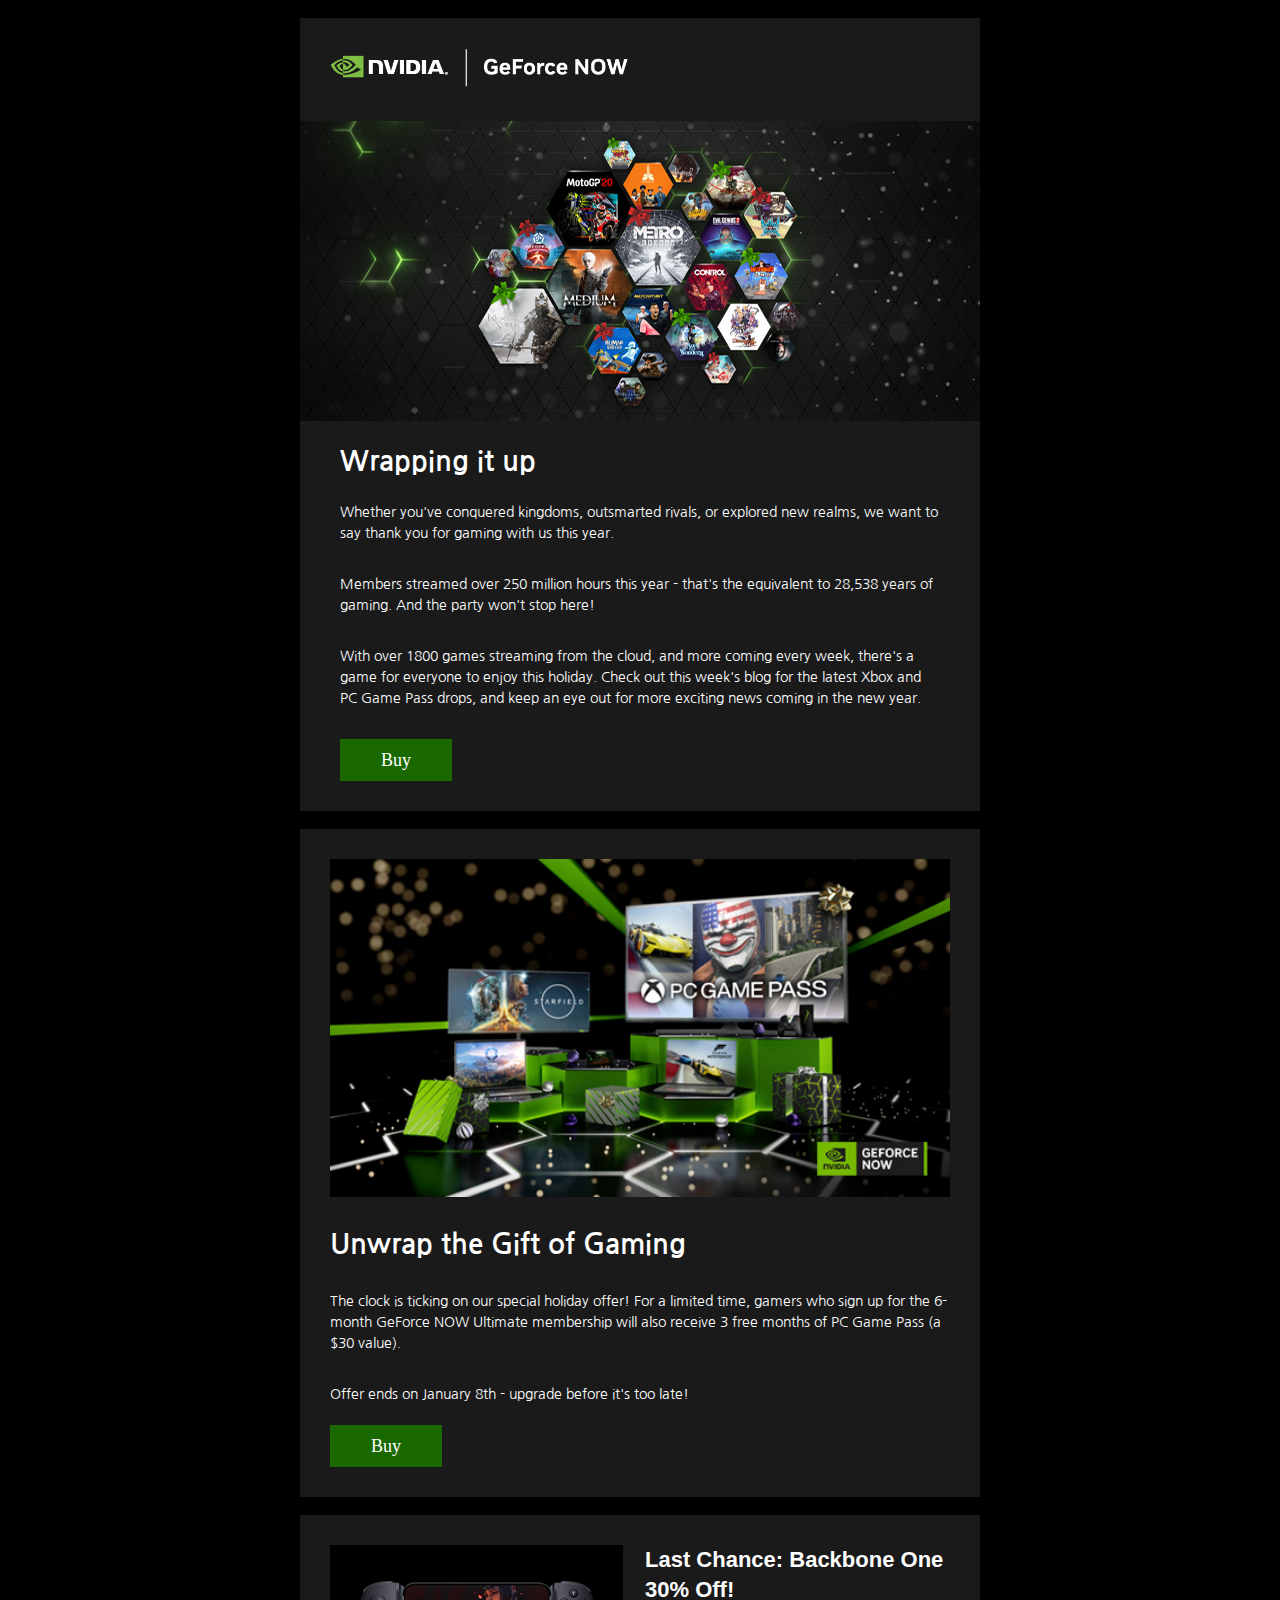
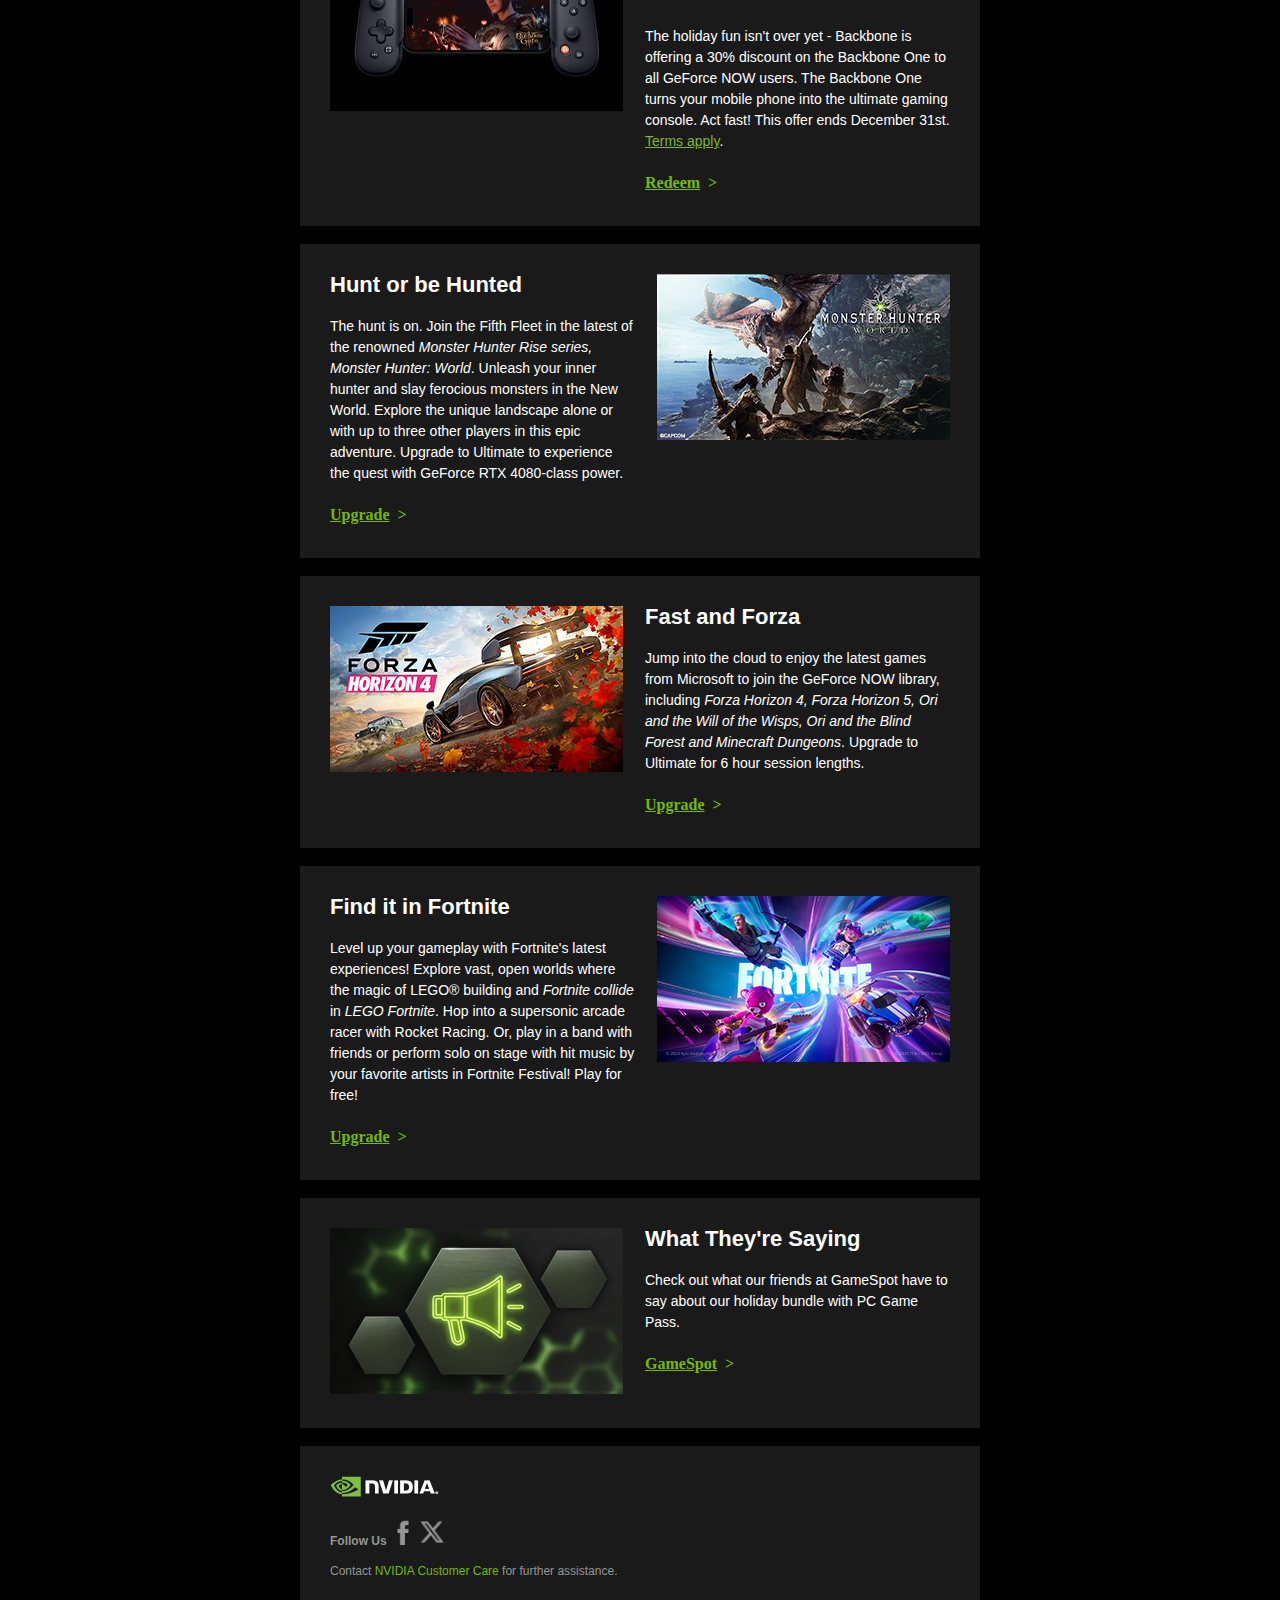
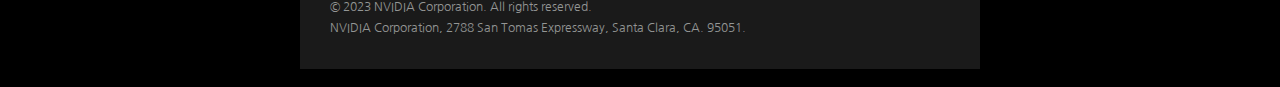
<file: Nvidia Mail.html>
<!DOCTYPE html>
<html lang="en" style="margin: 0; padding: 0; width: 100%; height: 100%;">

<head>
<meta charset="utf-8">
<meta http-equiv="X-UA-Compatible" content="IE=edge">
<title>Nvidia</title>
<base target="_blank"><!---opens links on new tab--->

<meta name="viewport" content="width=device-width, initial-scale=1">

<link rel="preconnect" href="https://fonts.googleapis.com">
<link rel="preconnect" href="https://fonts.gstatic.com" crossorigin>
<link href="https://fonts.googleapis.com/css2?family=Nanum+Gothic&display=swap" rel="stylesheet">


<style>
    p { 
        font-family: 'Nanum Gothic',sans-serif;
        padding:0;
        margin:0;
        line-height:21px;
        font-weight: 300;
        font-size: 14px;
        color:#fff;
    }

     @media only screen and (max-width:600px) {
                .container {width:100% !important;}
                .mob_image {width:100% !important; 
                            height:auto !important;}
                .mob_image2 {align-items:center!;}
                .image_top {display:block;}
                .text_spacing{padding-top:20px;padding-left:0px;text-align:center;}
                .text_spacing2 {padding-bottom:20px;padding-right:0px;text-align:center;}
                .img_center{align:center;}
            }
</style>

</head>

<body style="margin: 0; padding: 0; width: 100%; height: 100%;background-color: black;">
    <table class="container" align="center" border="0" cellpadding="0" cellspacing="0" width="100%" style="width:680px;background-color: white;">
        <tr>
            <td style="background-color: black;">
                &nbsp;&nbsp;&nbsp;&nbsp;&nbsp;&nbsp;&nbsp;
            </td>
        </tr>
        <tr>
            <td class="mob_image2" bgcolor="#1a1a1a" style="padding:30px">
                <img alt="logo" class="mob_image2" src="Nvidia Images/logo.png" style="width:300px;"> 
            </td>
        </tr>
        <tr>
            <td>
                <img alt="meshgames" class="mob_image" src="Nvidia Images/banner1.jpg" style="width:680px;display: block;">
            </td>
        </tr>
        <tr>
            <td bgcolor="#1a1a1a" style="padding:30px 40px">
                <table align="center" border="0" cellpadding="0" cellspacing="0">
                    <tr>
                        <td>
                            <p style="font-size: 28px;font-weight: bold;">Wrapping it up</p>
                        </td>
                    </tr>
                    <tr>
                        <td style="padding:30px 0 0 0">
                            <p>Whether you've conquered kingdoms, outsmarted rivals, or explored new realms, we want to say thank you for gaming with us this year.</p>
                        </td>
                    </tr>
                    <tr>
                        <td style="padding:30px 0 30px 0">
                            <p>Members streamed over 250 million hours this year - that's the equivalent to 28,538 years of gaming. And the party won't stop here!</p>
                            
                        </td>
                    </tr>
                    <tr>
                        <td>
                            <p>With over 1800 games streaming from the cloud, and more coming every week, there's a game for everyone to enjoy this holiday. Check out this week's blog for the latest Xbox and PC Game Pass drops, and keep an eye out for more exciting news coming in the new year.</p>
                        </td>
                    </tr>
                    <tr>
                        <td align="left" style="padding-top:30px">
                            <table border="0" cellpadding="0" cellspacing="0">
                                <tr>
                                    <td bgcolor="#1a6800" align="center" style="padding: 9px 40px 9px 40px;border:1px #1a6800 solid">
                                        <a href="https://www.example.com" style="color: #fff;text-decoration: none; display: block; font-size: 18px;line-height: 22px">
                                        Buy
                                        </a>
                                    </td>		
                                </tr>
                            </table>
                        </td>	
                    </tr>
                </table>
            </td>
        </tr>
        <tr>
            <td style="background-color: black;">
                &nbsp;&nbsp;&nbsp;&nbsp;&nbsp;&nbsp;&nbsp;
            </td>
        </tr>
        <tr>
            <td>
                <table align="center" border="0" cellpadding="0" cellspacing="0">
                    <tr>
                        <td bgcolor="#1a1a1a" style="padding:30px;" >
                           <table align="center" border="0" cellpadding="0" cellspacing="0">
                                <tr>
                                    <td align="center">
                                        <img alt="gamepass" class="mob_image" src="Nvidia Images/Img2.jpg" style="width:620px;display:block">
                                    </td>
                                </tr>
                                <tr>
                                    <td style="padding-top:30px">
                                        <p style="font-size: 28px;line-height: 34px; font-weight: bold;">Unwrap the Gift of Gaming</p>
                                    </td>
                                </tr>
                                <tr>
                                    <td style="padding-top:30px">
                                        <p>The clock is ticking on our special holiday offer! For a limited time, gamers who sign up for the 6-month GeForce NOW Ultimate membership will also receive 3 free months of PC Game Pass (a $30 value).</p>
                                    </td>
                                </tr>
                                <tr>
                                    <td style="padding-top:30px">
                                        <p>Offer ends on January 8th - upgrade before it's too late!</p>
                                    </td>
                                </tr>
                                <tr>
                                    <td align="left" style="padding-top:20px">
                                        <table border="0" cellpadding="0" cellspacing="0">
                                            <tr>
                                                <td bgcolor="#1a6800" align="center" style="padding: 9px 40px 9px 40px;border:1px #1a6800 solid">
                                                    <a href="https://www.example.com" style="color: #fff;text-decoration: none; display: block; font-size: 18px;line-height: 22px">
                                                    Buy
                                                    </a>
                                                </td>		
                                            </tr>
                                        </table>
                                    </td>	
                                </tr>
                           </table>
                        </td>
                    </tr>
                </table>
            </td>
        </tr>
        <tr>
            <td style="background-color: black;">
                &nbsp;&nbsp;&nbsp;&nbsp;&nbsp;&nbsp;&nbsp;
            </td>
        </tr>
        <tr>
            <td class="container" bgcolor="#1a1a1a" align="center" style="padding:30px">
                <table  border="0" cellpadding="0" cellspacing="0" style="width:100%;">
                    <tr>
                        <td class="image_top" align="center" width="" style="vertical-align: top;">
                            <img alt="controller" class="mob_image" src="Nvidia Images/mobile remote.jpg" style="width:px;">
                        </td>
                        <td class="image_top text_spacing" align="left" width="" style="padding-left: 22px; vertical-align: top;">
                            <p style="font-size: 22px;font-weight: bold;padding-bottom:21px;line-height:21px; font-family: arial;line-height: 30px"> Last Chance: Backbone One 30% Off!</p>

                            <p style="font-size:14px;padding-bottom:0px;line-height:21px;font-family: arial">The holiday fun isn't over yet - Backbone is offering a 30% discount on the Backbone One to all GeForce NOW users. The Backbone One turns your mobile phone into the ultimate gaming console. Act fast! This offer ends December 31st.
                            
                                <a href="https://playbackbone.com/terms/" target="_blank" rel="noopener noreferrer" data-auth="NotApplicable" style="color:#7db626; text-decoration:underline" data-linkindex="9">Terms apply</a>.

                            </p>
                            <br>
                            <strong style="color:#76b900;"><a href="_blank" target="_blank" style="text-decoration:underline; color:#76b900; ; font-size:16px;line-height:26px" >Redeem</a> &nbsp;></strong>
                        </td>
                    </tr>
                </table>
            </td>
        </tr>
        <tr>
            <td style="background-color: black;">
                &nbsp;&nbsp;&nbsp;&nbsp;&nbsp;&nbsp;&nbsp;
            </td>
        </tr>
        <tr>
            <td class="container" bgcolor="#1a1a1a" align="center" style="padding:30px">
                <table  border="0" cellpadding="0" cellspacing="0" style="width:100%;">
                    <tr>
                        <td class="image_top text_spacing2" align="left" style="padding-right: 22px; vertical-align: top;">
                            <p style="font-size: 22px;font-weight: bold;padding-bottom:21px;line-height:21px; font-family: arial;">Hunt or be Hunted</p>

                            <p style="font-size:14px;padding-bottom:0px;line-height:21px;font-family: arial">The hunt is on. Join the Fifth Fleet in the latest of the renowned <i>Monster Hunter Rise series, Monster Hunter: World</i>. Unleash your inner hunter and slay ferocious monsters in the New World. Explore the unique landscape alone or with up to three other players in this epic adventure. Upgrade to Ultimate to experience the quest with GeForce RTX 4080-class power.
                            </p>
                            <br>
                            <strong style="color:#76b900;"><a href="_blank" target="_blank" style="text-decoration:underline; color:#76b900; ; font-size:16px;line-height:26px" >Upgrade</a> &nbsp;></strong>
                        </td>
                        <td class="image_top" align="center"style="vertical-align: top;">
                            <img alt="controller" class="mob_image" src="Nvidia Images/MHW.jpg">
                        </td>
                    </tr>
                </table>
            </td>
        </tr>
        <tr>
            <td style="background-color: black;">
                &nbsp;&nbsp;&nbsp;&nbsp;&nbsp;&nbsp;&nbsp;
            </td>
        </tr>
        <tr>
            <td class="container" bgcolor="#1a1a1a" align="center" style="padding:30px">
                <table  border="0" cellpadding="0" cellspacing="0" style="width:100%;">
                    <tr>
                        <td class="image_top" align="center"style="vertical-align: top;">
                            <img alt="controller" class="mob_image" src="Nvidia Images/FH4.jpg">
                        </td>
                        <td class="image_top text_spacing" align="left" style="padding-left: 22px; vertical-align: top;">
                            <p style="font-size: 22px;font-weight: bold;padding-bottom:21px;line-height:21px; font-family: arial;">Fast and Forza</p>

                            <p style="font-size:14px;padding-bottom:0px;line-height:21px;font-family: arial">Jump into the cloud to enjoy the latest games from Microsoft to join the GeForce NOW library, including <i>Forza Horizon 4, Forza Horizon 5, Ori and the Will of the Wisps, Ori and the Blind Forest and Minecraft Dungeons</i>. Upgrade to Ultimate for 6 hour session lengths.
                            </p>
                            <br>
                            <strong style="color:#76b900;"><a href="_blank" target="_blank" style="text-decoration:underline; color:#76b900; ; font-size:16px;line-height:26px" >Upgrade</a> &nbsp;></strong>
                        </td>
                    </tr>
                </table>
            </td>
        </tr>
        <tr>
            <td style="background-color: black;">
                &nbsp;&nbsp;&nbsp;&nbsp;&nbsp;&nbsp;&nbsp;
            </td>
        </tr>
        <tr>
            <td class="container" bgcolor="#1a1a1a" align="center" style="padding:30px">
                <table  border="0" cellpadding="0" cellspacing="0" style="width:100%;">
                    <tr>
                        <td class="image_top text_spacing2" align="left" style="padding-right: 22px; vertical-align: top;">
                            <p style="font-size: 22px;font-weight: bold;padding-bottom:21px;line-height:21px; font-family: arial;">Find it in Fortnite</p>

                            <p style="font-size:14px;padding-bottom:0px;line-height:21px;font-family: arial">Level up your gameplay with Fortnite's latest experiences! Explore vast, open worlds where the magic of LEGO® building and <i>Fortnite collide</i> in <i>LEGO Fortnite</i>. Hop into a supersonic arcade racer with Rocket Racing. Or, play in a band with friends or perform solo on stage with hit music by your favorite artists in Fortnite Festival! Play for free!
                            </p>
                            <br>
                            <strong style="color:#76b900;"><a href="_blank" target="_blank" style="text-decoration:underline; color:#76b900; ; font-size:16px;line-height:26px" >Upgrade</a> &nbsp;></strong>
                        </td>
                        <td class="image_top" align="center"style="vertical-align: top;">
                            <img alt="controller" class="mob_image" src="Nvidia Images/FN.jpg">
                        </td>
                    </tr>
                </table>
            </td>
        </tr>
        <tr>
            <td style="background-color: black;">
                &nbsp;&nbsp;&nbsp;&nbsp;&nbsp;&nbsp;&nbsp;
            </td>
        </tr>
        <tr>
            <td class="container" bgcolor="#1a1a1a" align="center" style="padding:30px">
                <table  border="0" cellpadding="0" cellspacing="0" style="width:100%;">
                    <tr>
                        <td class="image_top" align="center"style="vertical-align: top;">
                            <img alt="controller" class="mob_image" src="Nvidia Images/horn.jpg">
                        </td>
                        <td class="image_top text_spacing" align="left" style="padding-left: 22px; vertical-align: top;">
                            <p style="font-size: 22px;font-weight: bold;padding-bottom:21px;line-height:21px; font-family: arial;">What They're Saying</p>

                            <p style="font-size:14px;padding-bottom:0px;line-height:21px;font-family: arial">Check out what our friends at GameSpot have to say about our holiday bundle with PC Game Pass.
                            </p>
                            <br>
                            <strong style="color:#76b900;"><a href="_blank" target="_blank" style="text-decoration:underline; color:#76b900; ; font-size:16px;line-height:26px" >GameSpot</a> &nbsp;></strong>
                        </td>
                    </tr>
                </table>
            </td>
        </tr>
        <tr>
            <td style="background-color: black;">
                &nbsp;&nbsp;&nbsp;&nbsp;&nbsp;&nbsp;&nbsp;
            </td>
        </tr>
        <tr>
            <td class="container" bgcolor="#1a1a1a" align="center" style="padding:30px">
                <table  border="0" cellpadding="0" cellspacing="0" style="width:100%;">
                    <tr>
                        <td align="left" style="vertical-align: top;">
                            <img alt="Nvidia Logo" src="Nvidia Images/logo 2.png" width="109" style="width:109px">
                        </td>
                    </tr>
                    <tr>
                        <td>
                            &nbsp;&nbsp;&nbsp;&nbsp;&nbsp;&nbsp;&nbsp;
                        </td>
                    <tr>
                        <td align="left" style="vertical-align: top;">
                            <p style="color:#949695;font-size: 12px;font-weight: bold;padding-bottom:15px;line-height:15px; font-family: arial;">Follow Us <img alt="Facebook" src="Nvidia Images/FB link.png" style="width:26px"> <img alt="X-T" src="Nvidia Images/x.png" style="width:26px"></p> 

                            <p style="color:#949695;font-size:12px;padding-bottom:0px;line-height:15px;font-family: arial">Contact <a style="color:#76b900;">NVIDIA Customer Care</a> for further assistance.
                            </p>
                            <br>
                            <p style="color:#949695;font-size: 12px;">© 2023 NVIDIA Corporation. All rights reserved.<br>
                                NVIDIA Corporation, 2788 San Tomas Expressway, Santa Clara, CA. 95051.</p>
                        </td>
                    </tr>
                </table>
            </td>
        </tr>
        <tr>
            <td style="background-color: black;">
                &nbsp;&nbsp;&nbsp;&nbsp;&nbsp;&nbsp;&nbsp;
            </td>
        </tr>
    </table>
</body>
</html>
</file>
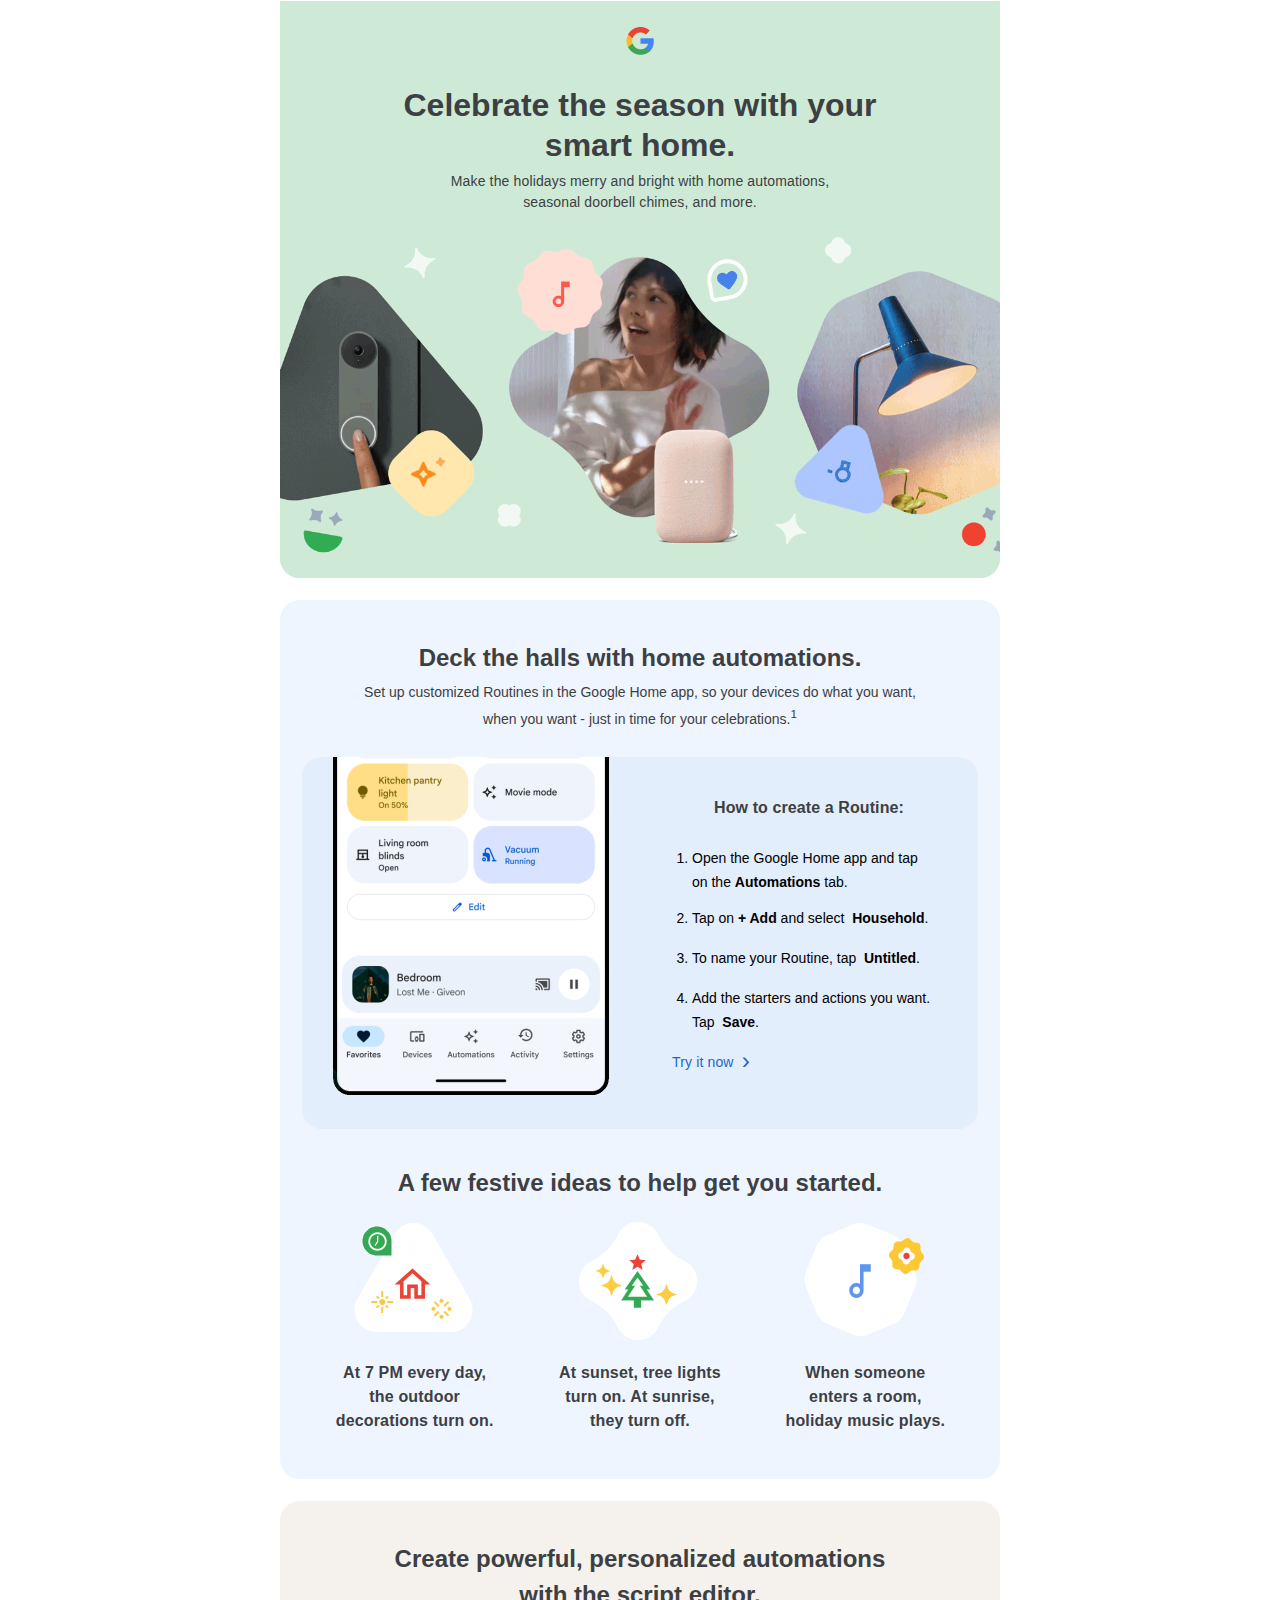
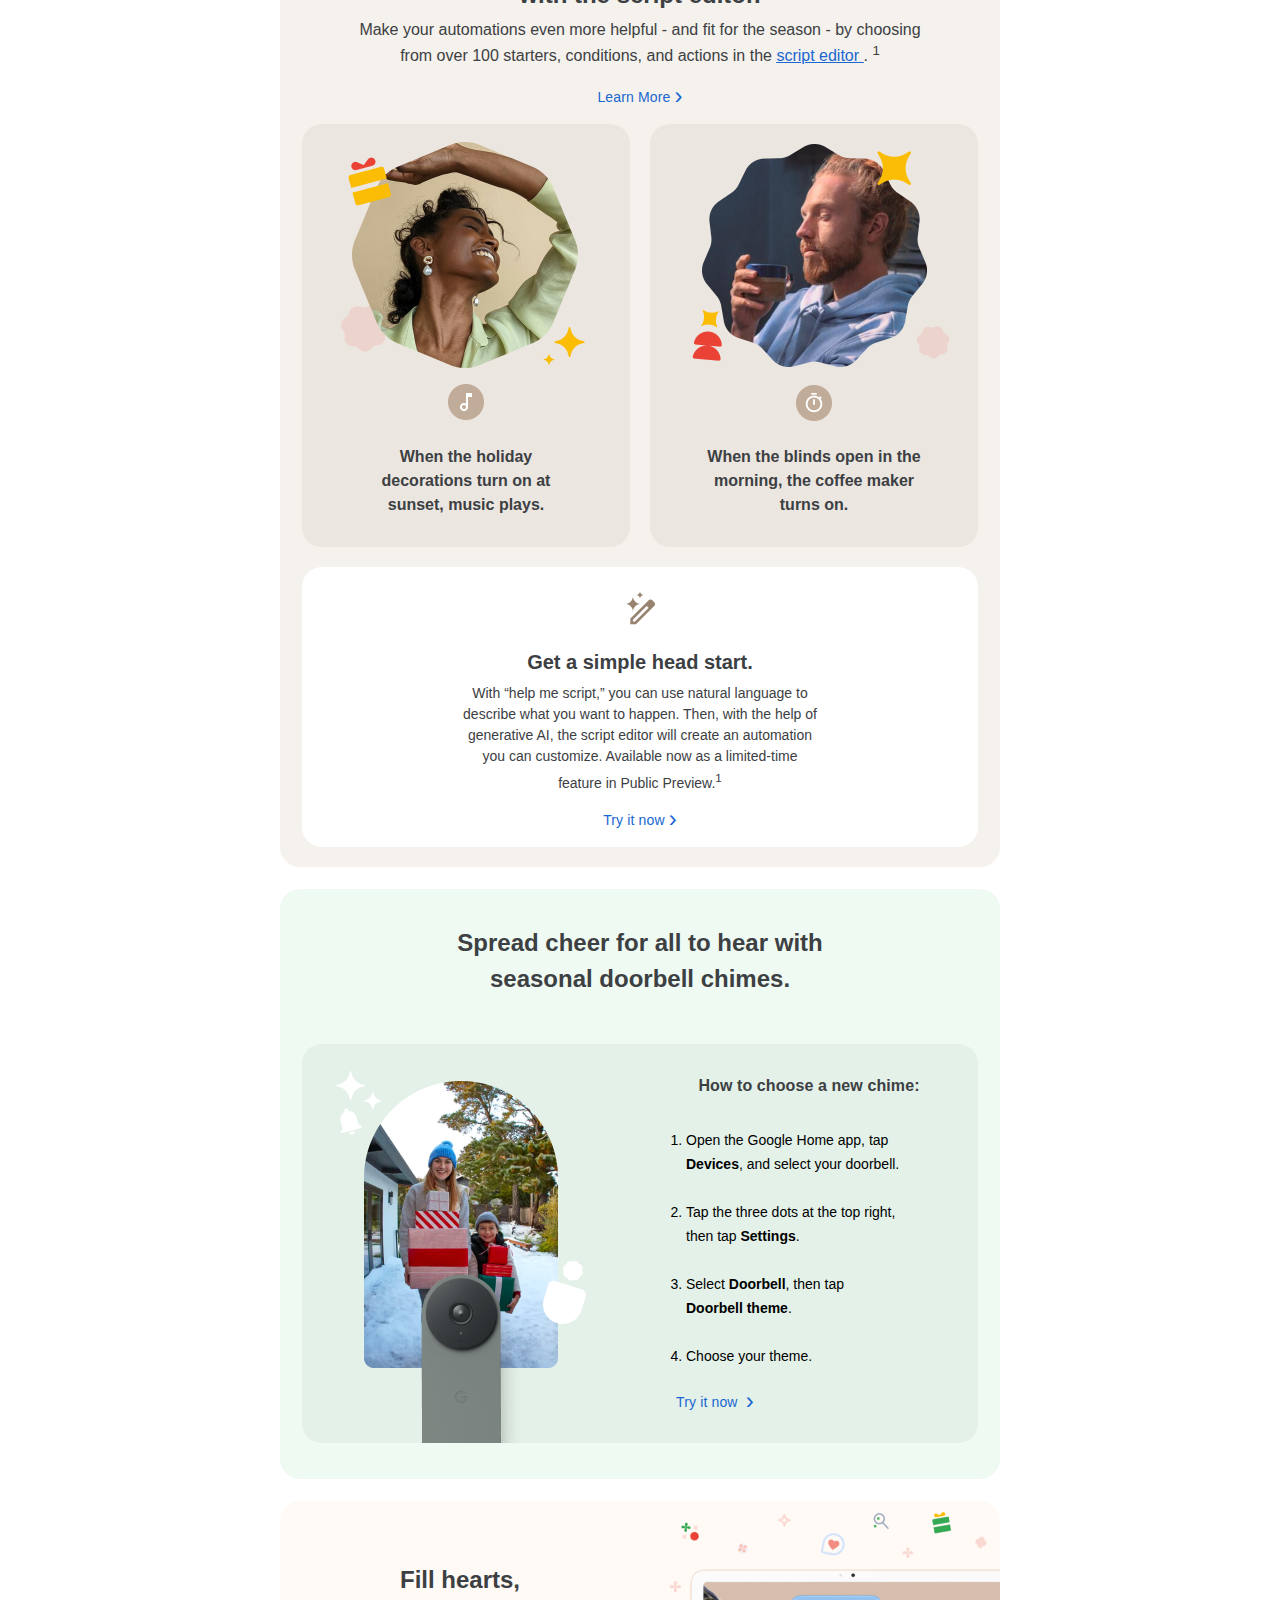
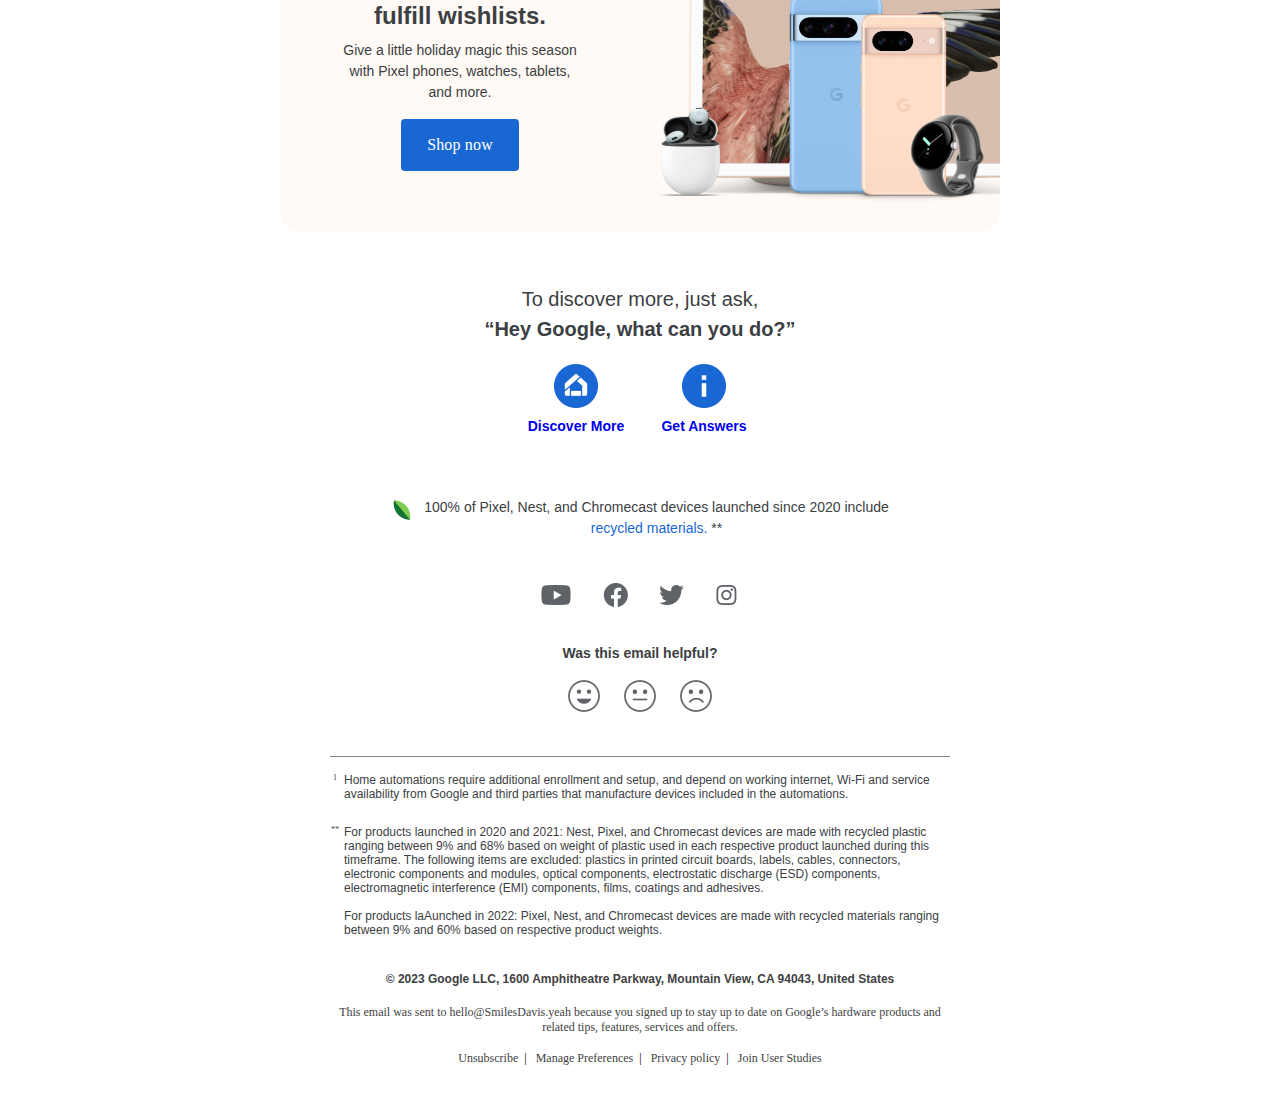
<file: Email Projects/Google Email/Google Email Project.html>
<!DOCTYPE html>
<html xmlns=http://www.w3.org/1999/xhtml xmlns:v=urn:schemas-microsoft-com:vml xmlns:o=urn:schemas-microsoft-com:office:office xml:lang=en lang=en lang=en>
<head>

    <meta content="text/html; charset=UTF-8" http-equiv=Content-Type> <!---UTF-8 is a widely used character encoding--->
    <meta content=true name=HandheldFriendly> <!----optimized for handheld devices. Things like smaller screen sizes and touch interfaces---->
    <meta content=320 name=MobileOptimized> <!---width is set to 320 pixels, which is a common width for mobile devices.-->
    <meta name="viewport" content="width=device-width, initial-scale=1">

    <!--[if gte mso 9]> 
      <style> 
        .st-mso-full-width{ width: 100%; } 
      </style>
    <![endif]-->


<style>

    body{
        margin:0 auto; 
        border:0;
        padding:0;
        width:100%

    }
    table {
            margin: 0 auto; /* Aligns the table to the center */
            border-collapse: collapse; /* Collapses table borders */
            border: 0; /* Sets border to 0 */
            padding: 0; /* Sets padding to 0 */
        }
    td{
            margin:0 auto;
            align-items: center;
        }
    p {
        text-align: center;
        font-family: 'Google Sans', sans-serif;
        margin:0;
        padding:0;
        color:#3c4043;
    }
      
</style>


<!--The code bellow injects the proper font and the grayed out code around it is to apply such font on microsoft office clients-->

<!--[if !mso]>
<!-->
<link href=https://www.emailimagecdn4htg.com/shared/fonts/GoogleSans.css rel=stylesheet type=text/css>
<!--<![endif]-->


<style>

.pad_20 {padding:0 20px;}

.img-border-bottom-20 img {
    border-bottom-left-radius: 20px;
    border-bottom-right-radius: 20px
      }

.border-bottom-20 {
    border-bottom-left-radius: 20px;
    border-bottom-right-radius: 20px
      }

.border-top-20 {
    border-top-left-radius: 20px;
    border-top-right-radius: 20px
      }

.footer__divider_line {
        padding: 0 0 0 0;
        border-collapse: collapse;
        border-top: 1px solid #80868B;
        font-size: 0px;
        line-height: 0px;}
</style> 

<style>
               
    @media screen and (max-width:480px){   
        
        /*-When window size reaches 480px, all items will shrink down to 400px so to then keep shrinking-*/
        .container {width:100% !important;
                    max-width:400px !important;
                    margin: 0 auto;}


        .center_item {
                margin: 0 auto; /* Center the table on mobile */
                float: none; /* Ensure the table is not floated */
            }
        
        


        /*-a class given to an image to resize to max size of the window size.-*/    
        .mob_image {width:100% !important;}

        /*-a class given to an item to have it show only when viewed in a mobile device.-*/
        .show-mobile {
          display: table-row !important;
          width: 100% !important;
          float: none;
          overflow: visible !important;
          height: auto !important;}

        /*-a class given to an item to have it show only when viewed on a desktop.-*/
        .hide-mobile {display: none !important;}

        /*-a class given to a <table> or <td> to have it stack on top of another when screen shrinks too much.-*/
        .block {display:block!important;}

        .block_pad_10-1 { padding-right:0!important;
                        padding-bottom:10px!important;}

        .block_pad_10-1 { padding-right:0 !important;
                          padding-bottom:8px !important;}

        .block_pad_10-2 { padding-left:0 !important;
                          padding-top:8px !important;}

        .mob-pad36 {padding: 40px 36px 0 36px !important;}
        
        .td0 { display: none !important;}

        .text_center {text-align: center !important;}

        /*-padding for sections. Example: Part 2 section 1-*/   
        .pad_mob_2-1{padding:0px 36px !important;}  
        .pad_mob_2-2{padding:36px 16px !important;}
        .pad_mob_2-3{padding:0 36px 20px 36px !important;}
        .pad_mob_2-4{padding:0 16px 20px 16px !important;}
        .pad_mob_3-1{padding:0 28px 0 28px !important;}
        .pad_mob_3-2{padding:0 16px 0 16px !important;}
        .pad_mob_4-1{padding:0px 36px !important;}
        .pad_mob_4-2{padding:0 16px !important;}
        .pad_mob_5-1{padding:0 36px !important;}

        .pad_20LR{padding:0 20px !important;}
        .pad_26-1{padding:0 26px 6px 26px!important;}
        .pad_26-2{padding:0 26px !important;}
        .center_3-2 {align-items:center !important;
                    display:block !important;}
    
}

</style>

<title>GOOGLE EMAIL</title>

<!--[if gte mso 9]><xml>
    <o:OfficeDocumentSettings>
    <o:AllowPNG/>
    <o:PixelsPerInch>96</o:PixelsPerInch>
    </o:OfficeDocumentSettings>
    </xml><![endif]-->



<style>
    /*-IMPORTANT NOTES ABOUT PROJECT.-*/

    /*-The first table was designated a max-width and a min-width of 288px so it wont shrink past that.-*/
    /*-Alawys set a height and a width so that on proper resizing is done on mso.-*/
    /*--*/
    /*--*/
</style>

    
</head>

<body class="st-center-gmail st-email-body" style="background-color: white;">
    
    <table class="container" align="center" border="0" bgcolor="#fff" role=presentation width=100% style="width: 100%;max-width: 444px; min-width: 288px;">
        <!--------------------------------------------------------------------PART 1 START------------------------------------------------------------------------------->
        <tr>
            <td>
                <table class="container" align="center" cellpadding="0" cellspacing="0" role="presentation" style="width:720px;" width="720">
                    <tr>
                        <td class="" align="center" style="width:100%" width="100%">
                            <table class="container " align="center" cellpadding="0" cellspacing="0" role="presentation" style="width:720px;" width="720">
                                <tr>
                                    <td style="background-color: #CEEAD6;border-bottom-left-radius: 20px;border-bottom-right-radius: 20px;">
                                        <table class="container"  bgcolor="#CEEAD6" align="center" cellspacing="0" cellpadding="0" style="border-bottom-left-radius: 20px;border-bottom-right-radius: 20px;">
                                           <tr>
                                            <td style="padding:0 36px" >
                                                <table class="container " align="center" cellpadding="0" cellspacing="0" role="presentation" style="width:624px;" width="624">
                                                    <tr>
                                                        <td align="center" style="padding-top: 19px; padding-bottom: 19px;" width="100%">
                                                            <img alt="Logo" src="Google Images/logo_google_assistant_animated.gif" width="42" height="42" style="width:42px;height:42px;">
                                                        </td>
                                                    </tr>
                                                    <tr>
                                                        <td align="center" style="letter-spacing:normal;padding-bottom:6px;width:100%" valign=top width=100%>
                                                            <p style=margin:0;text-align:center>
                                                                <span style="font-size:32px;line-height:40px;font-weight: 700;" >
                                                                Celebrate the season with your
                                                                <span class="hide-mobile" style=display:inline><br></span>
                                                                smart home.</span>
                                                            </p>
                                                        </td>
                                                    </tr>
                                                    <tr>
                                                        <td style="width:100%;padding-bottom:5px;" valign=top width=100% >
                                                            <p style="margin:0;text-align:center;font-size:14px;font-weight:400;letter-spacing:.01em;line-height:21px;">
                                                                Make the holidays merry and bright with home automations, 
                                                                <span class="hide-mobile" style=display:inline><br></span>
                                                                seasonal doorbell chimes, and more.
                                                            </p>
                                                        </td>
                                                    </tr>
                                                </table>
                                            </td>
                                           </tr>
                                            <tr>
                                                <td align=center class="img-border-bottom-20" style="width:100%" valign=top width="100%">
                                                    <a style=display:block target=_blank>
                                                        <img border="0" alt="desk hero img" class="hide-mobile mob_image " valign=top src="Google Images/Hero1.gif" style="border:0;display:block;width:720px;height:360px" valign=top width="720" height="360">
                                        
                                                        <div class="show-mobile" style=display:none;width:0;overflow:hidden>
                                                            <img border="0" alt="mob Hero img" class="mob_image" src="Google Images/Hero_mob.gif" style="display:block;border:none;height:auto;width:720px;" valign=top width="720">
                                                        </div>
                                                    </a>
                                                </td>
                                            </tr>
                                        </table>
                                    </td>
                                </tr>
                            </table>   
                        </td>
                    </tr>
                </table>
            </td>
        </tr>
        <!--------------------------------------------------------------------PART 1 END--------------------------------------------------------------------------------->
        <tr>
            <td style="background-color: #fff;width:100%">
                &nbsp;&nbsp;&nbsp;&nbsp;&nbsp;&nbsp;&nbsp;
            </td>
        </tr>
        <!--------------------------------------------------------------------PART 2 START------------------------------------------------------------------------------->
        <tr>
            <td>
                <table class="container" align="center" style="width:720px" border="0" cellpadding="0" cellspacing="0" width="720">
                    <tr>
                        <td style="border-radius: 20px; background-color: #EFF5FF;">
                            <table class="container" align="center" style="width:720px" border="0" cellpadding="0" cellspacing="0" width="720">
                                <tr>
                                    <td align="center" class="pad_mob_2-1" style="padding:0 48px">
                                        <table class="container" align="center"  style="width:624px" border="0" cellpadding="0" cellspacing="0" width="624" >
                                            <tr>
                                                <td style="padding:40px 16px 6px 16px" valign=top>
                                                    <p style="font-size: 24px;line-height: 36px;font-weight:700;">
                                                        Deck the halls with home automations.
                                                    </p>
                                                </td>
                                            </tr>
                                            <tr>
                                                <td>
                                                    <p style="line-height: 21px;font-size: 14px;font-weight: 400;font-family: sans-serif;">
                                                        Set up customized Routines in the Google Home app, so your devices do what you want, 
                                                        <span class=hide-mobile style=display:inline><br></span>
                                                        when you want - just in time for your celebrations.<sup>1</sup>
                                                    </p>
                                                </td>
                                            </tr>
                                        </table>
                                    </td>
                                </tr>
                                <tr>
                                    <td class="pad_mob_2-2" style=" padding:27px 22px 36px 22px">
                                        <table class="container" align="center" cellpadding="0" cellspacing="0" style="width:100%;" width="100%">
                                            <tr>
                                                <td align="center" valign="top" style="border-radius: 20px;background-color:#E3EEFC;">
                                                    <table align="center" cellpadding="0" cellspacing="0" valing="top" style="width:100%" width="100%">
                                                        <tr>
                                                            <td class="container block " align="center" style="width:50%;" valign="top">
                                                                <img alt="" class="mob_image " border="0" src="Google Images/phone_automations_animation.gif" style="border:0;display:block;max-width:100%;width:338px;height:auto" valign=top width=338 height="372">
                                                            </td>

                                                            <td align="center" class="container block " style="width:50%;">
                                                                <table cellpadding="0" cellspacing="0" align="center" style="width: 100%; max-width: 100%;"  valing="middle">   
                                                                    <tr>
                                                                        <td align="center" class="pad_20LR" style="font-size:14px;line-height:24px;width:100%;font-family: sans-serif;padding:0 32px" valing="middle">
                                                                            <table align="center" class="container" cellpadding="0" cellspacing="0" valing="middle">
                                                                                <tr>
                                                                                    <td align="center" style="font-family:sans-serif;color:#3c4043;font-size:16px;font-weight:700;letter-spacing:.006em;line-height:16px;padding-bottom:6px;width:100%" valign=middle width=100%>
                                                                                        <p class="text_center" style="text-align:center;">
                                                                                            <span style="font-size:16px;line-height:24px;">
                                                                                                How to create a Routine:
                                                                                            </span>
                                                                                        </p>
                                                                                    </td>
                                                                                </tr>
                                                                                <tr>
                                                                                    <td align="center" valign="middle">
                                                                                        <p style=margin:0;text-align:left;height:20px ><br></p>
            
                                                                                        <ol style="margin-bottom:0 !important;margin-top:0 !important;padding-inline-start: 20px;padding-inline-end: 15px;">
                                                                                            <li style="text-align: left;height:60px">
                                                                                                <span style="font-size: 14px; line-height: 14px;">
                                                                                                    Open the Google Home app and tap on the 
                                                                                                    <strong>Automations </strong>tab. 
                                                                                                    <br><br>
                                                                                                </span>
                                                                                            </li>
                                                                                            <li style="text-align: left;height:40px">
                                                                                                <span style="font-size: 14px; line-height: 14px;">
                                                                                                    Tap on 
                                                                                                    <strong>+ Add</strong>
                                                                                                    and select 
                                                                                                    <strong>Household</strong>.
                                                                                                     <br><br>
                                                                                                </span>
                                                                                            </li>
                                                                                            <li style="text-align: left;height:40px">
                                                                                                <span style="font-size: 14px; line-height: 14px;">
                                                                                                    To name your Routine, tap 
                                                                                                    <strong>Untitled</strong>.
                                                                                                     <br><br>
                                                                                                </span>
                                                                                            </li>
                                                                                            <li style="text-align: left;height:50px">
                                                                                                <span style="font-size: 14px; line-height: 14px;">
                                                                                                    Add the starters and actions you want. Tap 
                                                                                                    <strong>Save</strong>.
                                                                                                </span>
                                                                                            </li>
                                                                                        </ol>
                                                                                    </td>
                                                                                </tr>
                                                                                

                                                                            </table>
                                                                        </td>
                                                                    </tr>
                                                                    <tr>
                                                                        <td style="padding: 16px 0" valign=top>
                                                                            <table class="center_item" align="left" border=0 cellpadding=0 cellspacing=0 role=presentation>
                                                                                <tr>
                                                                                    <td  style="width:100%;padding-left:32px" width=100>
                                                                                    
                                                                                    <a rel="noopener" href=https://notifications.google.com/ style="text-align:center;font-family: 'Google Sans';color:#1967d2;font-size:14px;font-weight:500;letter-spacing:.01em;line-height:21px;padding-top:12px;padding-bottom:12px;text-decoration:none;height:5px;border-radius:4px;vertical-align:middle" target=_blank valign=middle>
                                            
                                                                                        <p style=margin:0;color:#1967d2>
                                                                                        <span style=font-size:14px;line-height:21px>Try it now </span>
                                                                                        <span style=font-size:24px;line-height:18px;font-weight:400;vertical-align:top>›</span>
                                                                                        </p>
                                                                                    </a>
                                                                                    </td>
                                                                                </tr>
                                                                            </table>
                                                                        </td>
                                                                    </tr>
                                                                </table>
                                                            </td>
                                                        </tr>
                                                    </table>
                                                </td>
                                            </tr>
                                        </table>
                                    </td>
                                </tr> 
                                <!----------------------------------------------------------------------------------------------------------------->       
                                <tr>
                                    <td class="pad_mob_2-3" style="padding: 0 48px 20px 48px;">
                                        <table class="container" align="center" border="0" cellpadding="0" cellspacing="0" style="width:624px" width="624">
                                            <tr>
                                                <td>
                                                    <p style="font-size: 24px;line-height: 36px;font-weight:700;">
                                                        A few festive ideas to help get you started.
                                                    </p>
                                                </td>
                                            </tr>
                                        </table>
                                    </td>
                                </tr>
                                <tr>
                                    <td class="pad_mob_2-4" style="padding:0 22px 40px 22px">
                                        <table class="container" align="center" border=0 cellpadding=0 cellspacing=0 role=presentation width="100%">
                                            <tr>
                                                <td class="block">
                                                    <table align="center" border=0 cellpadding=0 cellspacing=0 role=presentation width="212">
                                                        <tr>
                                                            <td bgcolor="#EFF5FF" style="width:212px;height:218px;background-color:#EFF5FF" height=218 width="212">
                                                                <table class="container" calign="center" border=0 cellpadding=0 cellspacing=0 role=presentation width="212" style="width:212px" >
                                                                    <tr>
                                                                        <td >
                                                                            <a rel="noopener" aria-hidden=true href=https://notifications.google.com/ style=display:block target=_blank>
                                                                                <img class="mob_image hide-mobile" alt="home" src="Google Images/Home_animation.gif" width="212" height="140" style="border: 0px; display: block; width: 212px; max-width: 100%;height:140px">
                                                                            </a>

                                                                            <div class="show-mobile" style=display:none;width:0;overflow:hidden>
                                                                                <img class="mob_image" border="0" alt="" src="Google Images/Home_animation_mob.gif" width="328" style="border: 0px; display: block; width: 328px; max-width: 100%;">
                                                                            </div>
                                                                        </td>
                                                                    </tr>
                                                                    <tr>
                                                                        <td style="padding-right:20px;padding-bottom:6px;padding-left:20px;letter-spacing:.01em" valign=top >
                                                                            <p style="margin:0;text-align:center;font-size:16px;font-weight:700;line-height:24px;">
                                                                                At 7 PM every day, the outdoor decorations turn on.
                                                                            </p>
                                                                        </td>
                                                                    </tr>
                                                                </table>
                                                            </td>
                                                        </tr>
                                                    </table>
                                                </td>
                                                <td class="block">
                                                    <table align="center" border=0 cellpadding=0 cellspacing=0 role=presentation width="212" style="width: 212px;">
                                                        <tr>
                                                            <td bgcolor="#EFF5FF" style="width:212px;height:218px;background-color:#EFF5FF" height=218 width="212">
                                                                <table class="container" calign="center" border=0 cellpadding=0 cellspacing=0 role=presentation width="212" style="width:212px" >
                                                                    <tr>
                                                                        <td >
                                                                            <a rel="noopener" aria-hidden=true href=https://notifications.google.com/ style=display:block target=_blank>
                                                                                <img class="mob_image hide-mobile" alt="home" src="Google Images/Tree_animation.gif" width="212" height="140" style="border: 0px; display: block; width: 212px; max-width: 100%;height:140px">
                                                                            </a>

                                                                            <div class="show-mobile" style=display:none;width:0;overflow:hidden>
                                                                                <img class="mob_image" border="0" alt="" src="Google Images/tree_animation_mob.gif" width="328" style="border: 0px; display: block; width: 328px; max-width: 100%;">
                                                                            </div>
                                                                        </td>
                                                                    </tr>
                                                                    <tr>
                                                                        <td style="padding-right:20px;padding-bottom:6px;padding-left:20px;letter-spacing:.01em" valign=top >
                                                                            <p style="margin:0;text-align:center;font-size:16px;font-weight:700;line-height:24px;">
                                                                                At sunset, tree lights turn on. At sunrise, they turn off.
                                                                            </p>
                                                                        </td>
                                                                    </tr>
                                                                </table>
                                                            </td>
                                                        </tr>
                                                    </table>
                                                </td>
                                                <td class="block">
                                                    <table align="center" border=0 cellpadding=0 cellspacing=0 role=presentation width="212" style="width:212px">
                                                        <tr>
                                                            <td bgcolor="#EFF5FF" style="width:212px;height:218px;background-color:#EFF5FF" height=218 width="212">
                                                                <table class="container" calign="center" border=0 cellpadding=0 cellspacing=0 role=presentation width="212" style="width:212px" >
                                                                    <tr>
                                                                        <td >
                                                                            <a rel="noopener" aria-hidden=true href=https://notifications.google.com/ style="display:block" target=_blank>
                                                                                <img class="mob_image hide-mobile" alt="home" src="Google Images/Music_animation.gif" width="212" height="140" style="border: 0px; display: block; width: 212px; max-width: 100%;height:140px">
                                                                            </a>

                                                                            <div class="show-mobile" style=display:none;width:0;overflow:hidden>
                                                                                <img class="mob_image" border="0" alt="" src="Google Images/Music_animation_mob.gif" width="328" style="border: 0px; display: block; width: 328px; max-width: 100%;">
                                                                            </div>
                                                                        </td>
                                                                    </tr>
                                                                    <tr>
                                                                        <td style="padding-right:20px;padding-bottom:6px;padding-left:20px;letter-spacing:.01em" valign=top >
                                                                            <p style="margin:0;text-align:center;font-size:16px;font-weight:700;line-height:24px;">
                                                                                When someone enters a room, holiday music plays.
                                                                            </p>
                                                                        </td>
                                                                    </tr>
                                                                </table>
                                                            </td>
                                                        </tr>
                                                    </table>
                                                </td>
                                            </tr>
                                        </table>
                                    </td>
                                </tr>
                            </table>
                        </td>
                    </tr>
                </table>
            </td>
        </tr>
        <!--------------------------------------------------------------------PART 2 END--------------------------------------------------------------------------------->
        <tr>
            <td style="background-color: #fff;width:100%">
                &nbsp;&nbsp;&nbsp;&nbsp;&nbsp;&nbsp;&nbsp;
            </td>
        </tr>
        <!--------------------------------------------------------------------PART 3 START------------------------------------------------------------------------------->
        <tr>
            <td>
                <table class="container" align="center" border=0 cellpadding=0 cellspacing=0 role=presentation style="width:720" width="720">
                    <tr>
                        <td style="border-radius: 20px; background-color: #F5F1EC;">
                            <table class="container" align="center" border=0 cellpadding=0 cellspacing=0 role=presentation style="width:720px" width="720">
                                <tr>
                                    <td class="pad_mob_3-1" style="padding:0 48px">
                                        <table class="container" align="center" border=0 cellpadding=0 cellspacing=0 role=presentation style="width:624px;" width="624">
                                            <tr>
                                                <td style="padding:40px 0 6px 0" valign=top>
                                                    <p style="font-size: 24px;line-height: 36px;font-weight:700;">
                                                        Create powerful, personalized automations
                                                        <span class=hide-mobile style="display:inline"><br></span>
                                                        with the script editor.
                                                    </p>
                                                </td>
                                            </tr>
                                            <tr>
                                                <td style="line-height:21px;width:100%;" width="100%" >
                                                    <p style="padding-bottom:5px">
                                                        Make your automations even more helpful - and fit for the season - by choosing
                                                        <span class="hide-mobile" style="display:inline"><br></span>
                                                        from over 100 starters, conditions, and actions in the
                                                        <span style="color:#1967d2;text-decoration:underline">
                                                            <a rel="noopener" href="https://www.google.com" style="color:#1967d2" target=_blank valign=middle> 
                                                                <span style="color:#1967d2">
                                                                    script editor
                                                                </span>
                                                            </a>
                                                        </span>.
                                                        <sup>1</sup>
                                                      
                                                    </p>
                                                </td>
                                            </tr>
                                            <tr>
                                                <td align=center style="padding: 16px 0" valign=top >
                                                  <table border=0 cellpadding=0 cellspacing=0 role=presentation>
                                                    <tr>
                                                      <td align=center width=100>
                                                        
                                                        <a rel="noopener" align=center href=https://notifications.google.com/ style="text-align:center;font-family: 'Google Sans';color:#1967d2;font-size:14px;font-weight:500;letter-spacing:.01em;line-height:21px;padding-top:12px;padding-bottom:12px;text-decoration:none;height:5px;border-radius:4px;vertical-align:middle" target=_blank valign=middle>
                                                            <p style="color:#1967d2">
                                                                Learn More
                                                                <span style=font-size:24px;line-height:18px;font-weight:400;vertical-align:top>
                                                                    ›
                                                                </span>
                                                            </p>
                                                            </a>
                                                      </td>
                                                    </tr>
                                                  </table>
                                                </td>
                                              </tr>
                                        </table>
                                    </td>
                                </tr>
                                <!-------------------------------------------------------------------------------------------------------------------------------------------->
                                <tr>
                                    <td class="pad_mob_3-2" style="padding: 0 22px 0 22px;">
                                        <table  border="0" cellpadding="0" cellspacing="0" width="100%" style="width: 100%;">
                                            <tr>
                                                <td class="block">
                                                    <table border="0" cellpadding="0" cellspacing="0" style="width: 100%;">
                                                        <tr>
                                                            <td>
                                                                <table class="center_item container" align="left" border="0" cellpadding="0" cellspacing="0" style="width: 328px;" width="328">
                                                                    <tr>
                                                                        <td style="background-color:#ECE6E0;border-radius:20px;">
                                                                            <table border="0" cellpadding="0" cellspacing="0" width="100%" style="width:100%">
                                                                                <tr>
                                                                                    <td align="center">
                                                                                        <a rel="noopener" href="http://google.com" target=_blank style="display: block;" aria-hidden=true>
                                                                                            <img class="mob_image" alt="happywoman" src="Google Images/HappyWoman.png" style="max-width:328px;min-width:250px;display: block;height:auto;" width="328" valign=top>
                                                                                        </a>
                                                                                    </td>
                                                                                </tr>
                                                                                <tr>
                                                                                    <td align="center" style="padding-right:26px;padding-bottom:6px;padding-left:26px;">
                                                                                        <table border="0" cellpadding="0" cellspacing="0" style="width:226px;height:72px" width="226" height="72">
                                                                                            <tr>
                                                                                                <td style="padding-bottom:24px">
                                                                                                    <p style="color:#3c4043;font-size:16px;font-weight:700;line-height:24px;" valign=top width=100%>
                                                                                                        When the holiday<span class=hide-mobile style=display:inline><br></span>
                                                                                                        decorations turn on at<span class=hide-mobile style=display:inline><br></span>
                                                                                                        sunset, music plays.
                                                                                                    </p>
                                                                                                </td>
                                                                                            </tr>
                                                                                        </table>                                                              
                                                                                    </td>
                                                                                </tr>
                                                                            </table>
                                                                        </td>
                                                                    </tr>
                                                                </table>
                                                            </td>
                                                        </tr>
                                                    </table>
                                                </td>
                                                <td class="block">
                                                    <table border="0" cellpadding="0" cellspacing="0" style="width:20px;" width="20" >
                                                        <tr>
                                                            <td style="background-color:none;width:20px">
                                                                &nbsp;&nbsp;&nbsp;&nbsp;&nbsp;
                                                            </td>
                                                        </tr>
                                                    </table>
                                                </td>
                                                <td class="block">
                                                    <table border="0" cellpadding="0" cellspacing="0" style="width: 100%;">
                                                        <tr>
                                                            <td>
                                                                <table class="center_item container" align="right" border="0" cellpadding="0" cellspacing="0" style="width: 328px;height:423px" width="328" height="423">
                                                                    <tr>
                                                                        <td style="background-color:#ECE6E0;border-radius: 20px;">
                                                                            <table border="0" cellpadding="0" cellspacing="0" width="100%" style="width:100%">
                                                                                <tr>
                                                                                    <td align="center">
                                                                                        <a rel="noopener" href="http://google.com" target=_blank style="display: block;" aria-hidden=true>
                                                                                            <img class="mob_image" alt="happywoman" src="Google Images/RelaxedMan.png" style="max-width:328px;min-width:250px;display: block;height:auto;" width="328" valign=top>
                                                                                        </a>
                                                                                    </td>
                                                                                </tr>
                                                                                <tr>
                                                                                    <td align="center" style="padding-right:26px;padding-bottom:6px;padding-left:26px;">
                                                                                        <table border="0" cellpadding="0" cellspacing="0" style="width:226px;height:72px" width="226" height="72">
                                                                                            <tr>
                                                                                                <td style="padding-bottom:24px">
                                                                                                    <p style="color:#3c4043;font-size:16px;font-weight:700;line-height:24px;" valign=top width=100%>
                                                                                                        When the blinds open in the <span class=hide-mobile style=display:inline><br></span>morning,
                                                                                                        the coffee maker <span class=hide-mobile style=display:inline><br></span>turns on.
                                                                                                    </p>
                                                                                                </td>
                                                                                            </tr>
                                                                                        </table>     
                                                                                    </td>
                                                                                </tr>
                                                                            </table>
                                                                        </td>
                                                                    </tr>
                                                                </table>
                                                            </td>
                                                        </tr>
                                                    </table>
                                                </td>
                                            </tr>
                                        </table>
                                    </td>
                                </tr>
                                <!---------------------------------------------------------------------------------------------------------------------------------------->
                                <tr>
                                    <td style="padding:20px">
                                        <table align="center" class="container" border="0" cellpadding="0" cellspacing="0" style="width: 676px;height:255px" width="676" height="255" >
                                            <tr>
                                                <td style="background-color: #FFFFFF; border-radius: 20px;">
                                                   <table align="center" class="container" border="0" cellpadding="0" cellspacing="0" style="width:516px" width="516">
                                                        <tr>
                                                            <td align="center" style="padding:24px 80px 20px 80px">
                                                                <a rel="noopener" href=https://notifications.google.com/ target=_blank style="display: block;" aria-hidden="true">
                                                                    <img alt="image" src="Google Images/Magic_pen_icon.png" style="width:36px;height:36px;display:block" width="36" heigh="36">
                                                                </a>
                                                            </td>
                                                        </tr>
                                                        <tr>
                                                            <td class="pad_26-1" style="padding: 0 80px 6px 80px">
                                                                <p style="font-family:'Google Sans', sans-serif;font-size:20px;font-weight:700 ;line-height:30px;"> 
                                                                    Get a simple head start.
                                                                </p>
                                                            </td>
                                                        </tr>
                                                        <tr>
                                                            <td class="pad_26-2"  style="font-family:'Google Sans', sans-serif;font-size:14px;font-weight:400 ;line-height:21px;padding:0 80px">
                                                                <p style="text-align: center;">
                                                                    With “help me script,” you can use natural language to describe what you want
                                                                    to happen. Then, with the help of generative AI, the script editor will create an
                                                                    automation you can customize. Available now as a limited-time feature in 
                                                                    Public Preview.<sup>1</sup>
                                                                </p>
                                                            </td>
                                                        </tr>
                                                        <tr>
                                                            <td align=center style="padding: 16px 0" valign=top >
                                                              <table border=0 cellpadding=0 cellspacing=0 role=presentation>
                                                                <tr>
                                                                  <td align=center width=100>
                                                                    
                                                                        <a rel="noopener" align=center href=https://notifications.google.com/ style="text-align:center;font-family: 'Google Sans';color:#1967d2;font-size:14px;font-weight:500;letter-spacing:.01em;line-height:21px;padding-top:12px;padding-bottom:12px;text-decoration:none;height:5px;border-radius:4px;vertical-align:middle" target=_blank valign=middle>
                                                                        <p style="color:#1967d2">
                                                                            Try it now 
                                                                            <span style=font-size:24px;line-height:18px;font-weight:400;vertical-align:top>
                                                                                ›
                                                                            </span>
                                                                        </p>
                                                                        </a>
                                                                    
                                                                  </td>
                                                                </tr>
                                                              </table>
                                                            </td>
                                                          </tr>
                                                   </table>
                                                </td>
                                            </tr>
                                        </table>
                                    </td>
                                </tr>
                            </table>
                        </td>
                    </tr>
                </table>
            </td>
        </tr>
        <!--------------------------------------------------------------------PART 3 END--------------------------------------------------------------------------------->
        <tr>
            <td style="background-color: #fff;width:100%">
                &nbsp;&nbsp;&nbsp;&nbsp;&nbsp;&nbsp;&nbsp;
            </td>
        </tr>
        <!--------------------------------------------------------------------PART 4 START------------------------------------------------------------------------------->
        <tr>
            <td>
                <table class="container" align="center" style="width:720px" border="0" cellpadding="0" cellspacing="0" width="720">
                    <tr>
                        <td style="border-radius: 20px; background-color: #EFFAF2;">
                            <table class="container" align="center" style="width:720px" border="0" cellpadding="0" cellspacing="0" width="720">
                                <tr>
                                    <td align="center" class="pad_mob_4-1" style="padding:0 48px">
                                        <table align="center" class="container"  border="0" cellpadding="0" cellspacing="0" style="width:624px" width="624" >
                                            <tr>
                                                <td style="padding:36px 0 20px 0;" valign=top>
                                                    <p style="font-size: 24px;line-height: 36px;font-weight:700;">
                                                        Spread cheer for all to hear with<span class=hide-mobile style=display:inline><br></span>
                                                        seasonal doorbell chimes.
                                                    </p>
                                                </td>
                                            </tr>
                                        </table>
                                    </td>
                                </tr>
                                <tr>
                                    <td class="pad_mob_4-2" style=" padding:27px 22px 36px 22px">
                                        <table class="container" align="center" cellpadding="0" cellspacing="0" style="width:100%;" width="100%">
                                            <tr>
                                                <td align="center" valign="top" style="border-radius: 20px;background-color:#E4F1E8;">
                                                    <table align="center" cellpadding="0" cellspacing="0" valing="top" style="width:100%;" width="100%">
                                                        <tr>
                                                            <td class="container block " align="center" style="width:50%;" valign="top">
                                                                <img alt="" class="mob_image " border="0" src="Google Images/Doorbell_Guest.png" style="border:0;display:block;max-width:100%;width:338px;height:auto" valign=top width=338 height="372">
                                                            </td>

                                                            <td align="center" class="container block " style="width:50%;">
                                                                <table align="center" cellpadding="0" cellspacing="0" style="width: 100%; max-width: 100%;" >
                                                                    <tr>
                                                                        <td align="center" style="font-family:sans-serif;color:#3c4043;font-size:16px;font-weight:700;letter-spacing:.006em;line-height:24px;padding-bottom:6px;width:100%" valign=middle width=100%>
                                                                            <p class="text_center" style="text-align:center;">
                                                                                <span style="font-size:16px;line-height:24px;">
                                                                                    How to choose a new chime:
                                                                                </span>
                                                                            </p>
                                                                        </td>
                                                                    </tr>
                                                                    <tr>
                                                                        <td align="center" class="pad_20LR" style="font-size:14px;line-height:24px;width:100%;font-family: sans-serif;padding:0 32px">
                                                                            <table align="center" class="container" cellpadding="0" cellspacing="0" valing="top">
                                                                              	<tr>
                                                                                    <td>
                                                                                        <p style=margin:0;text-align:left><br></p>
            
                                                                                        <ol  style="margin-bottom:0 !important;margin-top:0 !important;padding-inline-start: 14px">
                                                                                            <li style="text-align: left;"><span style="font-size: 14px; line-height: 21px;">Open the Google Home app, tap <strong>Devices</strong>, and select your doorbell.<br><br></span></li>
                                                                                            <li style="text-align: left;"><span style="font-size: 14px; line-height: 21px;">Tap the three dots at the top right, <span class=hide-mobile style="display: inline;"><br></span>then tap <strong>Settings</strong>.<br><br></span></li>
                                                                                            <li style="text-align: left;"><span style="font-size: 14px; line-height: 21px;">Select <strong>Doorbell</strong>, then tap <span class=st-hide-mobile style="display: inline;"><br></span><strong>Doorbell theme</strong>. <br><br></span></li>
                                                                                            <li style="text-align: left;"><span style="font-size: 14px; line-height: 21px;">Choose your theme.<br><br></span></li>
                                                                                        </ol>
                                                                                    </td>
                                                                                </tr>
                                                                            </table>
                                                                        </td>
                                                                    </tr>
                                                                    <tr>
                                                                        <td style="padding-left: 16px" valign=top>
                                                                          <table class="center_item" align="left" border=0 cellpadding=0 cellspacing=0 role=presentation>
                                                                            <tr>
                                                                              <td  style="width:100%;padding-left:20px" width=100 >
                                                                                
                                                                                <a rel="noopener" href=https://notifications.google.com/ style="text-align:center;font-family: 'Google Sans';color:#1967d2;font-size:14px;font-weight:500;letter-spacing:.01em;line-height:21px;padding-top:12px;padding-bottom:12px;text-decoration:none;height:5px;border-radius:4px;vertical-align:middle" target=_blank valign=middle>
                                      
                                                                                  <p style=margin:0;color:#1967d2>
                                                                                    <span style=font-size:14px;line-height:21px>Try it now </span>
                                                                                    <span style=font-size:24px;line-height:18px;font-weight:400;vertical-align:top>›</span>
                                                                                  </p>
                                                                                </a>
                                                                              </td>
                                                                            </tr>
                                                                          </table>
                                                                        </td>
                                                                      </tr>
                                                                </table>
                                                            </td>
                                                        </tr>
                                                    </table>
                                                </td>
                                            </tr>
                                        </table>
                                    </td>
                                </tr> 
                            </table>
                        </td>
                    </tr>
                </table>
            </td>
        </tr>
        <!--------------------------------------------------------------------PART 4 END--------------------------------------------------------------------------------->
        <tr>
            <td style="background-color: #fff;width:100%">
                &nbsp;&nbsp;&nbsp;&nbsp;&nbsp;&nbsp;&nbsp;
            </td>
        </tr>
        <!--------------------------------------------------------------------PART 5 START------------------------------------------------------------------------------->
        <tr>
            <td>
                <table class="container" align="center" style="width:720px" border="0" cellpadding="0" cellspacing="0" width="720">
                    <tr>
                        <td style="border-radius: 20px; background-color: #FFFAF5;">
                            <table align="center" cellpadding="0" cellspacing="0" valing="top" style="width:100%;" width="100%">
                                <tr>
                                    <td align="center" class="container block " style="width:50%;">
                                        <table align="center" cellpadding="0" cellspacing="0" style="width:100%;" >
                                            <tr>
                                                <td align="center" style="color:#3c4043;">
                                                    <table align="center" class="container" cellpadding="0" cellspacing="0" valing="top" style="width:360px;height:330.95px;">
                                                        <tr>
                                                            <td class="pad_mob_5-1" style="padding:0 48px">
                                                                <table align="center" cellpadding="0" cellspacing="0" style="width:100%;">
                                                                    <tr>
                                                                        <td style="padding-bottom:6px">
                                                                            <p style="font-size: 24px;line-height: 36px;font-weight: 700;"> 
                                                                                Fill hearts, 
                                                                                <br>
                                                                                fulfill wishlists.
                                                                            </p>
            
                                                                        </td>
                                                                    </tr>
                                                                    <tr>
                                                                        <td style="padding-bottom:16px">
                                                                            <p style="font-size: 14px;line-height: 21px;">
                                                                                Give a little holiday magic this season<span class=hide-mobile style=display:inline><br></span>
                                                                                with Pixel phones, watches, tablets,<span class=hide-mobile style=display:inline><br></span>
                                                                                and more.
                                                                            </p>
                                                                        </td>
                                                                    </tr>
                                                                    <tr>
                                                                        <td align=center>
                                                                        <!--[if mso]> 
                                                                            <v:roundrect xmlns:v="urn:schemas-microsoft-com:vml" 
                                                                            xmlns:w="urn:schemas-microsoft-com:office:word" style="height:38pt; 
                                                                            v-text-anchor:middle; width:93pt; mso-position-horizontal: center" arcsize="8%" 
                                                                            strokecolor="#1967D2" strokeweight="2pt" fillcolor="#1967D2"> <w:anchorlock/> 
                                                                            
                                                                            <v:textbox inset="0,0,0,0">
                                                                              <p style="text-align: center; font-family: Google Sans, Open Sans, Arial, Sans-serif; color: #FFFFFF; font-size: 16px; font-weight: 500; letter-spacing: 0.01em; mso-line-height-rule: exactly; line-height: 24px">
                                                                        <![endif]-->
                                            

                                                                        <!--[if !mso]>          
                                                                        <!-->
                                                                            <table border=0 cellpadding=0 cellspacing=0 style="border-collapse:initial">
                                                                                <tr>
                                                                                    <td width=100% bgcolor=#1967D2 align=center height=5 valign=middle style="border-radius:4px; border-width: 2px; border-color: #1967d2; border-style: solid; height: 5px; width: 100%; text-align: center; background-color: #1967d2; vertical-align: middle">

                                                                        <!--<![endif]--> 

                                                                                        <a rel="noopener" href=https://notifications.google.com target=_blank bgcolor=#1967D2 valign=middle style=" text-align:center; font-family: 'Google Sans'; color: #ffffff; font-size: 16px; font-weight: 500; letter-spacing: 0.01em; line-height: 24px; padding: 12px 24px; text-decoration: none; display: table-cell; height: 5px; border-radius: 4px; vertical-align: middle; box-sizing: content-box" aria-hidden=false> 

                                                                                            <span style="margin: 0px; color: #ffffff;">
                                                                                                <span style="font-size: 16px; line-height: 24px;">
                                                                                                  Shop now
                                                                                                </span>
                                                                                              </span>

                                                                                        </a>
                                                                            <!--[if !mso]>
                                                                            <!-->
                                                                                    </td>
                                                                                </tr>

                                                                            </table> 
                                                                          <!--<![endif]-->
                                            
                                                                          <!--[if mso]> 
                                                                          </p>
                                                                          </v:textbox>
                                                                          </v:roundrect> 
                                                                          <![endif]-->
                                                                        </td>
                                                                    </tr>
                                                                </table>
                                                            </td>
                                                        </tr>
                                                    </table>
                                                </td>
                                            </tr>
                                        </table>
                                    </td>
                                    <td class="container block " align="center" style="width:50%;" valign="top">
                                        <img alt="" class="mob_image " border="0" src="Google Images/Device_options.png" style="border:0;display:block;max-width:100%;width:360px;height:auto" valign=top width=360  >
                                    </td>
                                </tr>
                            </table>
                        </td>
                    </tr>
                </table>
            </td>
        </tr>
        <!--------------------------------------------------------------------PART 5 END--------------------------------------------------------------------------------->
        <tr>
            <td style="background-color: #fff;width:100%">
                &nbsp;&nbsp;&nbsp;&nbsp;&nbsp;&nbsp;&nbsp;
            </td>
        </tr>
        <!--------------------------------------------------------------------PART 6 START------------------------------------------------------------------------------->
        <tr>
            <td class="container">
                <table class="container" border=0 cellpadding=0 cellspacing=0 style="width:100%" width="100%">
                    <tr>
                        <td>
                            <table align="center" class="container" border=0 cellpadding=0 cellspacing=0  style="width:444px" width="444">
                                <tr>
                                    <td style="padding:30px 36px">
                                        <table align="center" class="container" border=0 cellpadding=0 cellspacing=0  style="width:372px" width="372">
                                            <tr>
                                                <td>
                                                    <p style="font-size: 20px;line-height: 30px; font-weight: 400">
                                                        To discover more, just ask,
                                                    </p>
                                                </td>
                                            </tr>
                                            <tr>
                                                <td style="padding-bottom: 20px;">
                                                    <p style="font-size: 20px;line-height: 30px;font-weight:700;color:#3C4043;">
                                                        “Hey Google, what can you do?”
                                                    </p>
                                                </td>
                                            </tr>
                                            <tr>
                                                <td align="center">
                                                    <table align="center" class="container" border=0 cellpadding=0 cellspacing=0 style="width:248px;" width="248px">
                                                        <tr>
                                                            <td align="center" style="padding-right:8px">

                                                                <table align="center" class="container" border=0 cellpadding=0 cellspacing=0 style="width:120px;height:73px" width="120" height="73">
                                                                    <tr>
                                                                        <td align="center">
                                                                            <a href=https://notifications.google.com style="text-decoration: none; display:block">
                                                                            <img align="center" alt="home" src="Google Images/help_module_discover_icon.png" width="44" height="44" style="display:block;width:44px;height:44px"> 
                                                                            </a>
                                                                        </td>
                                                                    </tr>
                                                                    <tr>
                                                                        <td align="center" style="padding-top:8px;font-family: 'Google Sans'; color: #1967D2;font-size: 14px; line-height: 21px;font-weight: 600;">
                                                                            <p>
                                                                                <span>
                                                                                    <a href="https://notifications.google.com" style="font-size: 14px; line-height: 21px; font-weight: 600; text-decoration: none;">
                                                                                    Discover More
                                                                                    </a>
                                                                                </span>
                                                                            </p>
                                                                        </td>
                                                                    </tr>
                                                                </table>
                                                            </td>
                                                            <td align="center">
                                                                <table align="center" class="container" border=0 cellpadding=0 cellspacing=0 style="width:120px;height:73px" width="120" height="73">
                                                                    <tr>
                                                                        <td align="center">
                                                                            <a href=https://notifications.google.com style="text-decoration: none; display:block">
                                                                            <img alt="answers" src="Google Images/help_module_answers_alt_icon.png" width="44" height="44" style="display:block;width:44px;height:44px">
                                                                            </a>
                                                                        </td>
                                                                    </tr>
                                                                    <tr>
                                                                        <td align="center" style="padding-top:8px;font-family: 'Google Sans'; color: #1967D2;font-size: 14px; line-height: 21px;font-weight: 600;">
                                                                            <p style="color: #1967D2;font-size: 14px; line-height: 21px;font-weight: 600;">
                                                                                <span>
                                                                                    <a href="https://notifications.google.com" style="font-size: 14px; line-height: 21px; font-weight: 600; text-decoration: none;">
                                                                                    Get Answers
                                                                                    </a>
                                                                                </span>
                                                                            </p>
                                                                        </td>
                                                                    </tr>
                                                                </table>
                                                            </td>
                                                        </tr>
                                                    </table>        
                                                </td>  
                                            </tr>
                                        </table>
                                    </td>
                                </tr>
                            </table>
                        </td>
                    </tr>
                </table>
            </td>
        </tr>
        <!--------------------------------------------------------------------PART 6 End------------------------------------------------------------------------------->

        <!--------------------------------------------------------------------PART 7 START----------------------------------------------------------------------------->
        <tr>
            <td>
                <table class="container" align="center" border=0 cellpadding=0 cellspacing=0 style="width:100%;" width="100%">
                    <tr>
                        <td style="padding:0 48px 28px 48px">
                            <table  class="container" align="center" border=0 cellpadding=0 cellspacing=0 style="width:620px" width="620">
                                <tr>
                                    <td style="padding: 28px 16px 8px 16px">
                                        <table align="center" border=0 cellpadding=0 cellspacing=0 >
                                            <tr>
                                                <td style="padding-right: 12px;" >
                                                    <table align="center" border=0 cellpadding=0 cellspacing=0 >
                                                        <tr>
                                                            <td valign="top" style="height:38px"><!---this will allow item to be adjusted veritcally so long as there is a height set.--->
                                                                <table align="center" border=0 cellpadding=0 cellspacing=0>
                                                                    <tr>
                                                                        <td style="vertical-align: top;" valign="top">
                                                                            <img alt="leaf" src="Google Images/gleaf_dual_tone.png" width="21" height="21" style="width:21px;height:21px;display: block;">
                                                                        </td>
                                                                    </tr>
                                                                </table>
                                                            </td>
                                                        </tr>
                                                    </table>
                                                </td>
                                                <td valign="top">
                                                    <table align="center" border=0 cellpadding=0 cellspacing=0 >
                                                        <tr>
                                                            <td style="text-align:center;font-family:'Google Sans'">
                                                                <p style="font-size:14px;line-height:21px;">
                                                                    100% of Pixel, Nest, and Chromecast devices launched since 2020 include 
                                                                    <span class=hide-mobile style="display: inline;">
                                                                        <br>
                                                                    </span>
                                                                    <span style="color: #1967D2;">
                                                                        <a href="https://notifications.google.com" style="color:#1967D2;text-decoration: none;">
                                                                                recycled materials. 
                                                                        </a>
                                                                    </span>
                                                                    **
                                                                </p>
                                                            </td>
                                                        </tr>
                                                    </table>
                                                </td>
                                            </tr>
                                        </table>
                                    </td>
                                </tr>
                                <!-------------------------------------------------------------------------------->
                                <tr>
                                    <td style="padding:24px 0">
                                        <table class="container" align="center" border=0 cellpadding=0 cellspacing=0 >
                                            <tr>
                                                <td align=center height=48 width=48 style="padding-left: 4px;padding-right:4px">
                                                    <a href="https://notifications.google.com/" >
                                                        <table align="center" border=0 cellpadding=0 cellspacing=0 role="presentation">
                                                            <tr>
                                                                <td align="center">
                                                                    <img alt="youtube" src="Google Images/youtube.png" style="width:48px;display: block;" width="48"> 
                                                                </td>
                                                            </tr>
                                                        </table>
                                                    </a>
                                                </td>
                                                <td align=center height=48 width=48 style="padding-left: 4px; padding-right:4px">
                                                    <a href="https://notifications.google.com/" >
                                                        <table align="center" border=0 cellpadding=0 cellspacing=0 role="presentation">
                                                            <tr>
                                                                <td align="center">
                                                                    <img alt="facebook" src="Google Images/facebook.png" style="width:48px;display: block;" width="48"> 
                                                                </td>
                                                            </tr>
                                                        </table>
                                                    </a>
                                                </td>
                                                <td align=center height=48 width=48 style="padding-left: 4px; padding-right:4px">
                                                    <a href="https://notifications.google.com/" >
                                                        <table align="center" border=0 cellpadding=0 cellspacing=0 role="presentation">
                                                            <tr>
                                                                <td align="center">
                                                                    <img alt="tweeter" src="Google Images/twitter.png" style="width:48px;display: block;" width="48"> 
                                                                </td>
                                                            </tr>
                                                        </table>
                                                    </a>
                                                </td>
                                                <td align=center height=48 width=48 style="padding-left: 4px; padding-right:4px">
                                                    <a href="https://notifications.google.com/" >
                                                        <table align="center" border=0 cellpadding=0 cellspacing=0 role="presentation">
                                                            <tr>
                                                                <td align="center" >
                                                                    <img alt="instagram" src="Google Images/instagram.png" style="width:48px;display: block;" width="48"> 
                                                                </td>
                                                            </tr>
                                                        </table>
                                                    </a>
                                                </td>
                                            </tr>
                                        </table>
                                    </td>
                                </tr>
                                <!------------------------------------->
                                <tr>
                                    <td style="padding-bottom:8px;">
                                        <table align="center" border=0 cellpadding=0 cellspacing=0 role="presentation">
                                            <tr>
                                                <td>
                                                    <p style="font-size: 14px;font-weight:600;line-height: 21px;">
                                                        Was this email helpful?
                                                    </p>
                                                </td>
                                            </tr>
                                        </table>
                                    </td>
                                </tr>
                                <!------------------------------------>
                                <tr>
                                    <td style="padding-bottom: 36px">
                                        <table class="container" align="center" border=0 cellpadding=0 cellspacing=0 >
                                            <tr>
                                                <td align=center height=48 width=48 style="padding-right:8px">
                                                    <a href="https://notifications.google.com/" >
                                                        <table align="center" border=0 cellpadding=0 cellspacing=0 role="presentation">
                                                            <tr>
                                                                <td align="center">
                                                                    <img alt="happy" src="Google Images/feedback_icon_positive.png" style="width:48px;display: block;" width="48"> 
                                                                </td>
                                                            </tr>
                                                        </table>
                                                    </a>
                                                </td>
                                                <td align=center height=48 width=48 style="padding-right:8px">
                                                    <a href="https://notifications.google.com/" >
                                                        <table align="center" border=0 cellpadding=0 cellspacing=0 role="presentation">
                                                            <tr>
                                                                <td align="center">
                                                                    <img alt="Meh" src="Google Images/feedback_icon_neutral.png" style="width:48px;display: block;" width="48"> 
                                                                </td>
                                                            </tr>
                                                        </table>
                                                    </a>
                                                </td>
                                                <td align=center height=48 width=48 >
                                                    <a href="https://notifications.google.com/" >
                                                        <table align="center" border=0 cellpadding=0 cellspacing=0 role="presentation">
                                                            <tr>
                                                                <td align="center">
                                                                    <img alt="sad" src="Google Images/feedback_icon_negative.png" style="width:48px;display: block;" width="48"> 
                                                                </td>
                                                            </tr>
                                                        </table>
                                                    </a>
                                                </td>
                                        </table>
                                    </td>
                                </tr>
                                <!-------------------------------------------------->
                                <tr>
                                    <td style="padding-bottom:16px">
                                      <table class="container" role=presentation width=100%>
                                        <tr>
                                          <td class=footer__divider_line>
                                          </td>
                                        </tr>
                                      </table>
                                    </td>
                                  </tr>
                                  <!---------------------------------------------------->
                                  <tr>
                                    <td style="padding-bottom:24px;color:#423F3F;font-family: 'Google Sans';font-size: 12px;">
                                        <table class="container" border=0 cellpadding=0 cellspacing=0>
                                            <tr>
                                                <td style="width:10px; text-align:center; font-size:8px;vertical-align:top">
                                                     1
                                                </td>
                                                <td style="width:4px">

                                                </td>
                                                <td>
                                                    <p style="vertical-align:top;text-align: left;">		
                                                        Home automations require additional enrollment and setup, and depend on working internet, Wi-Fi and service availability from Google and third parties that manufacture devices included in the automations.
                                                    </p>
                                                </td>
                                            </tr>
                                        </table>
                                    </td>
                                  </tr>
                                  <!------------------------------------------>
                                  <tr>
                                    <td style="color:#423F3F;font-family: 'Google Sans';font-size: 12px;">
                                        <table class="container" border=0 cellpadding=0 cellspacing=0>
                                            <tr>
                                                <td style="width:10px; text-align:center; font-size:8px;vertical-align:top">
                                                    **
                                                </td>
                                                <td style="width:4px">

                                                </td>
                                                <td>
                                                    <p style="vertical-align:top;text-align: left;">
                                                        For products launched in 2020 and 2021: Nest, Pixel, and Chromecast devices are made with recycled plastic ranging between 9% and 68% based on weight of plastic used in each respective product launched during this timeframe. The following items are excluded: plastics in printed circuit boards, labels, cables, connectors, electronic components and modules, optical components, electrostatic discharge (ESD) components, electromagnetic interference (EMI) components, films, coatings and adhesives.
                                                        <br>
                                                        <br>
                                                        For products laAunched in 2022: Pixel, Nest, and Chromecast devices are made with recycled materials ranging between 9% and 60% based on respective product weights.
                                                    </p>
                                                </td>
                                            </tr>
                                        </table>
                                    </td>
                                  </tr>
                                  <!------------------------------------------>
                                  <tr>
                                    <td style="padding: 32px 0 16px 0">
                                        <table class="container" align="center" border=0 cellpadding=0 cellspacing=0 >
                                            <tr>
                                                <td style="font-size:12px;font-family:'Google Sans';font-weight: bold;line-height:20px;text-align: center;">
                                                    <p>
                                                        © 2023
                                                        Google LLC,
                                                        <a href=# style="text-decoration: none;color:#423F3F;">
                                                          1600 Amphitheatre Parkway, Mountain View, CA 94043, United States 
                                                        </a>
                                                    </p>
                                                  </td>
                                            </tr>
                                        </table>
                                    </td>
                                  </tr>

                                  <tr>
                                    <td style="padding: 0 0 16px 0">
                                        <table class="container" align="center" border=0 cellpadding=0 cellspacing=0 >
                                            <tr>
                                                <td style="vertical-align:top;text-align: center;">
                                                    <p style="font-family: 'Google Sans';font-size:12px;color: #423F3F;">
                                                        This email was sent to 
                                                        <a href=# style="word-break: break-all;text-decoration: none; color: #423F3F;">
                                                            hello@SmilesDavis.yeah
                                                        </a> because you signed up to stay up to date on Google’s 
                                                        hardware products and related tips, features, services and offers.
                                                    </p>
                                                </td>
                                            </tr>
                                        </table>
                                    </td>
                                  </tr>
                                  <tr>
                                    <td align="center" style="text-align: center;">
                                        <table class="container" align="center"  border=0 cellpadding=0 cellspacing=0 >
                                            <tr>
                                                <td style="font-family: 'Google Sans';font-size: 12px;">
                                                    <a href=# style="text-decoration: none;color:#423F3F;">
                                                        Unsubscribe
                                                    </a>
                                                       |  
                                                    <a href=# style="text-decoration: none;color:#423F3F;">
                                                        Manage Preferences
                                                    </a>
                                                       |  
                                                    <a href=https://notifications.google.com/ style="text-decoration: none;color:#423F3F;">
                                                        Privacy policy
                                                    </a>
                                                       |  
                                                    <a href=https://notifications.google.com/ style="text-decoration: none;color:#423F3F;">
                                                        Join User Studies
                                                    </a>
                                                </td>
                                            </tr>
                                        </table>
                                    </td>
                                  </tr>
                            </table>
                        </td>
                    </tr>
                </table>
            </td>
        </tr>
        <!--------------------------------------------------------------------PART 7 End------------------------------------------------------------------------------->
    </table>
</body>
</html>
</file>
